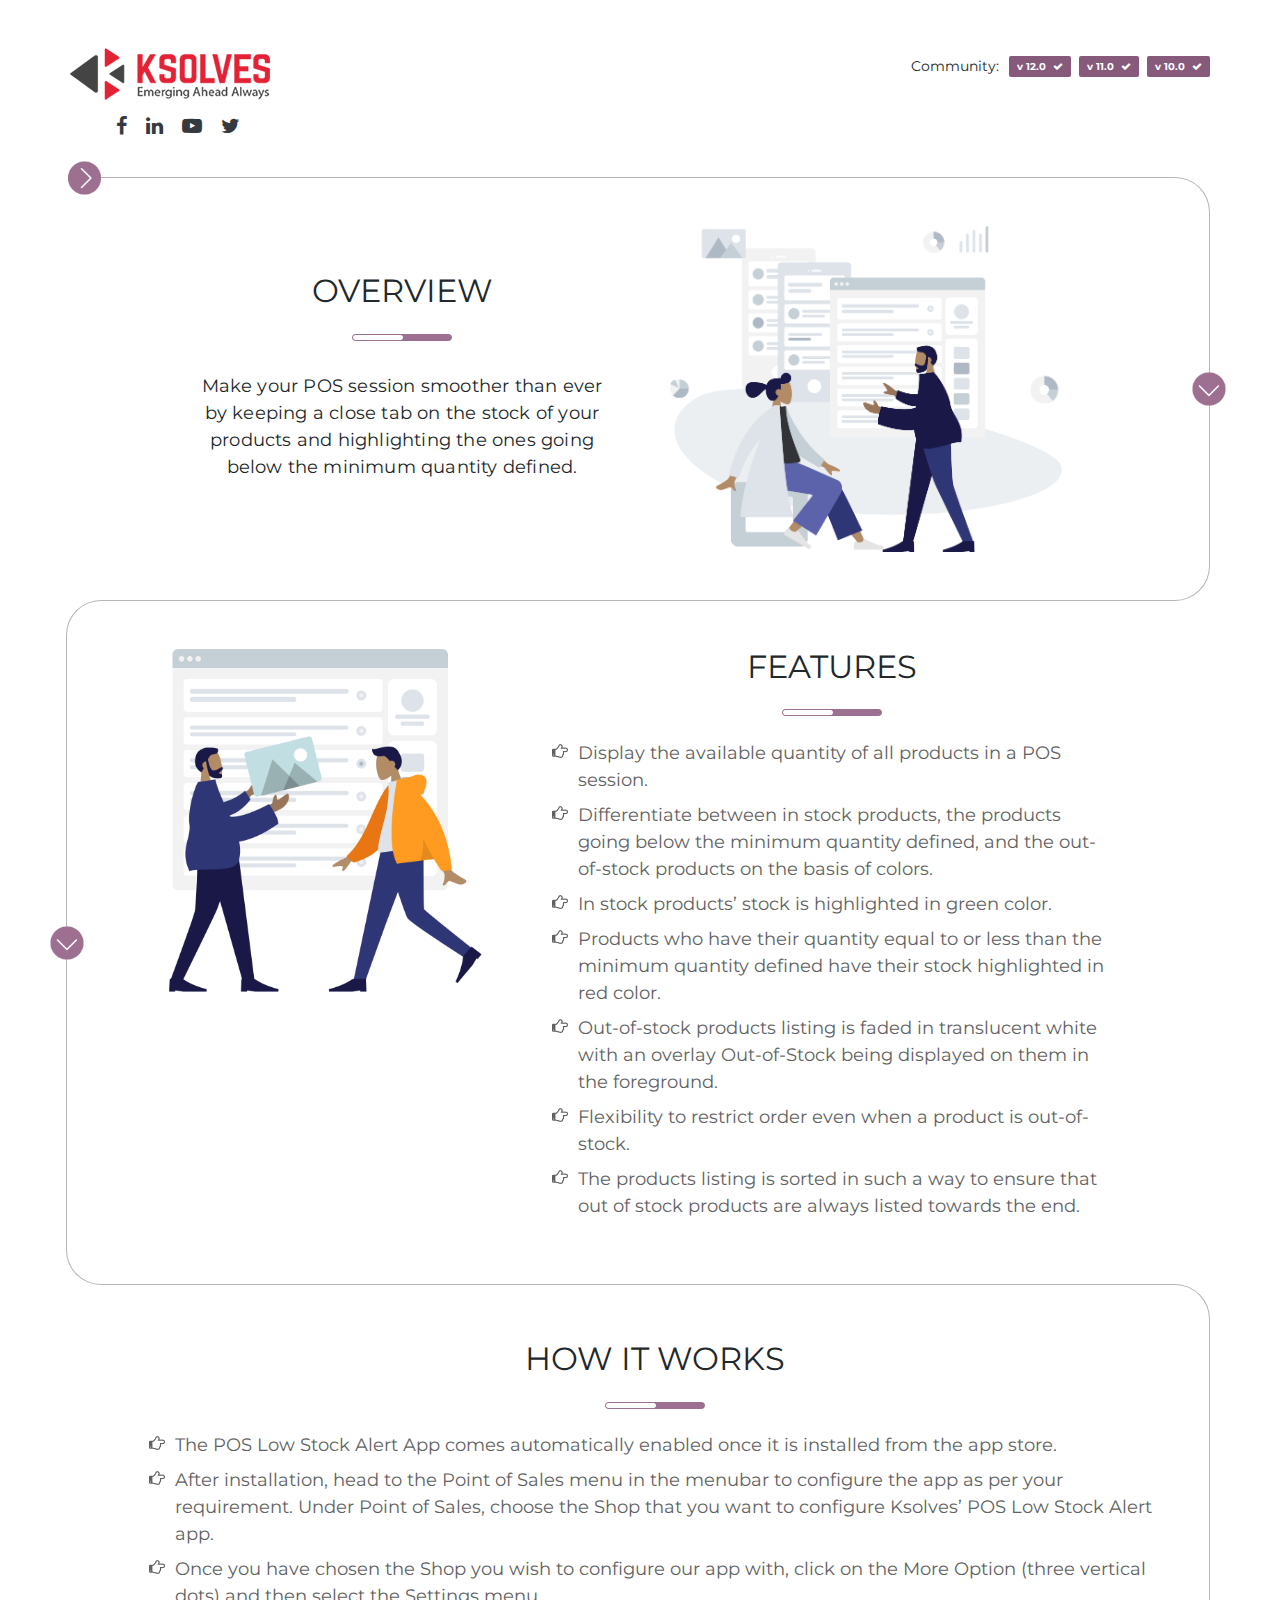
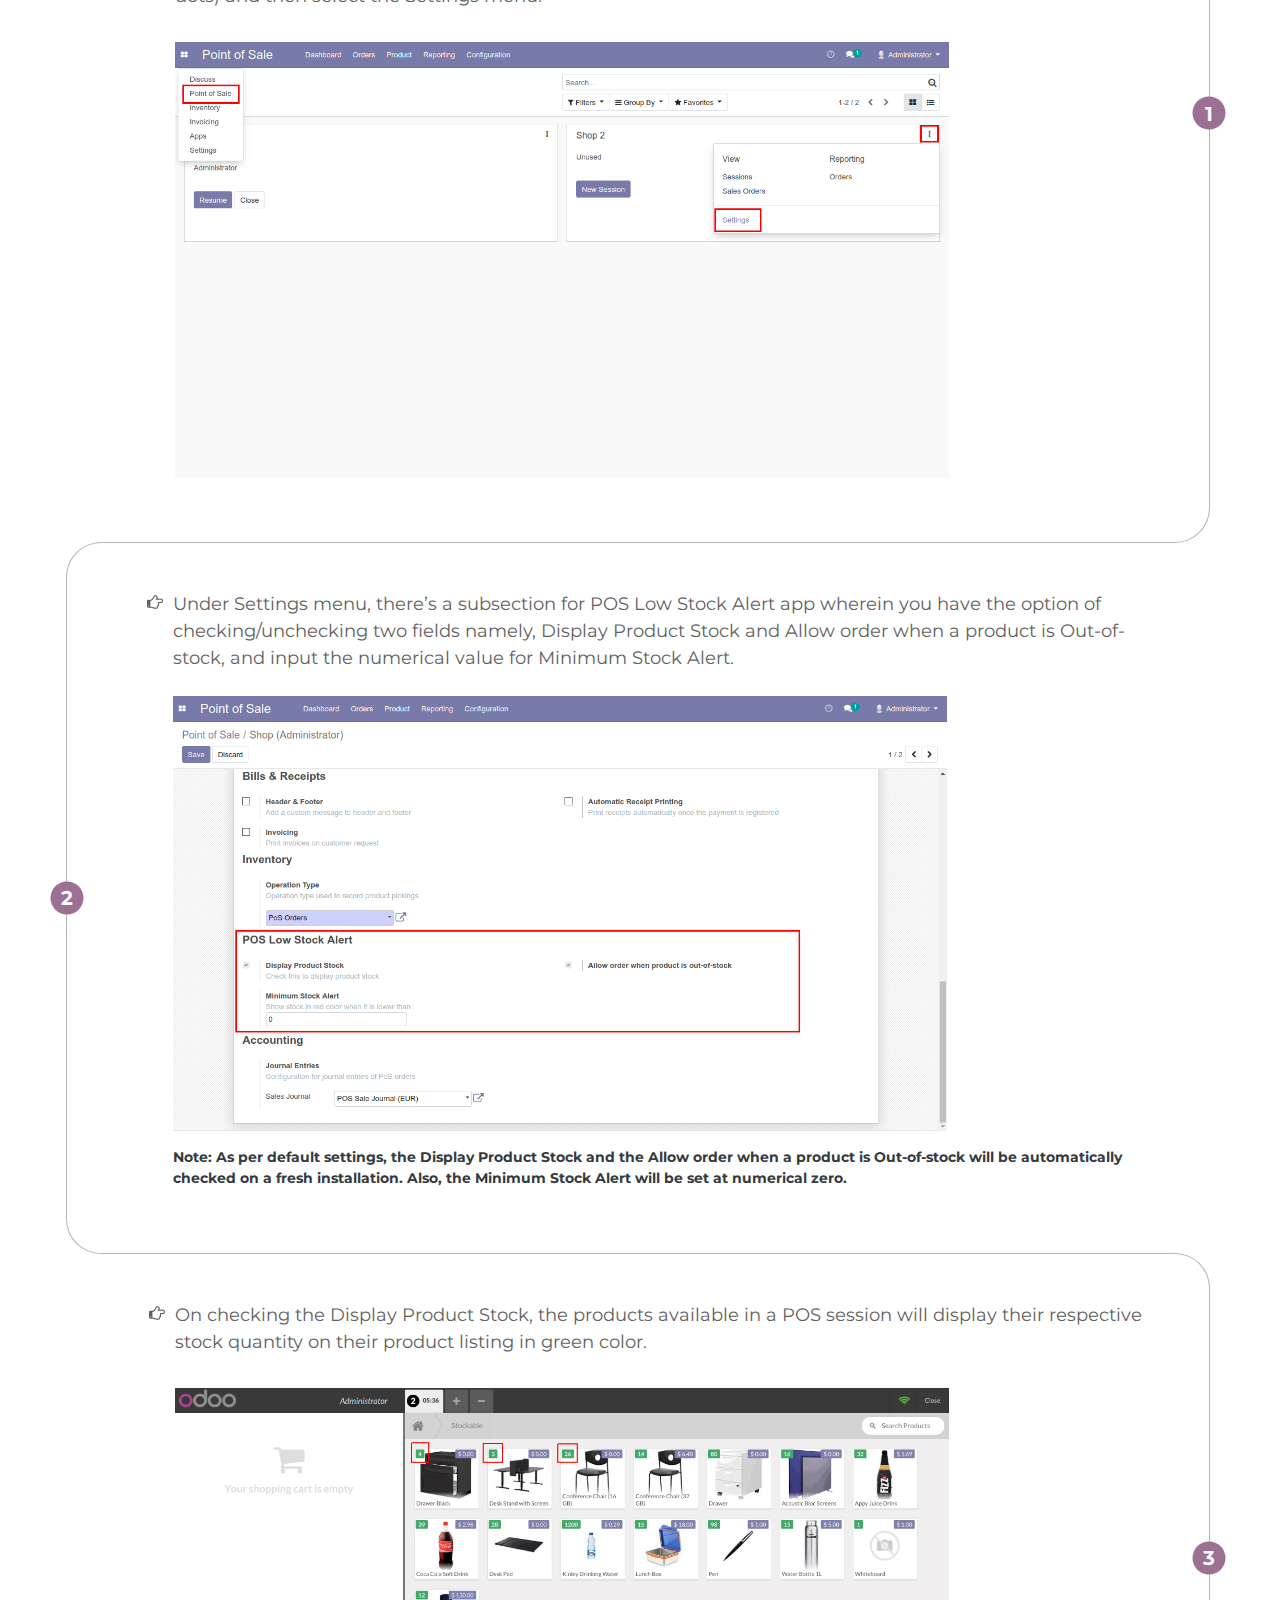
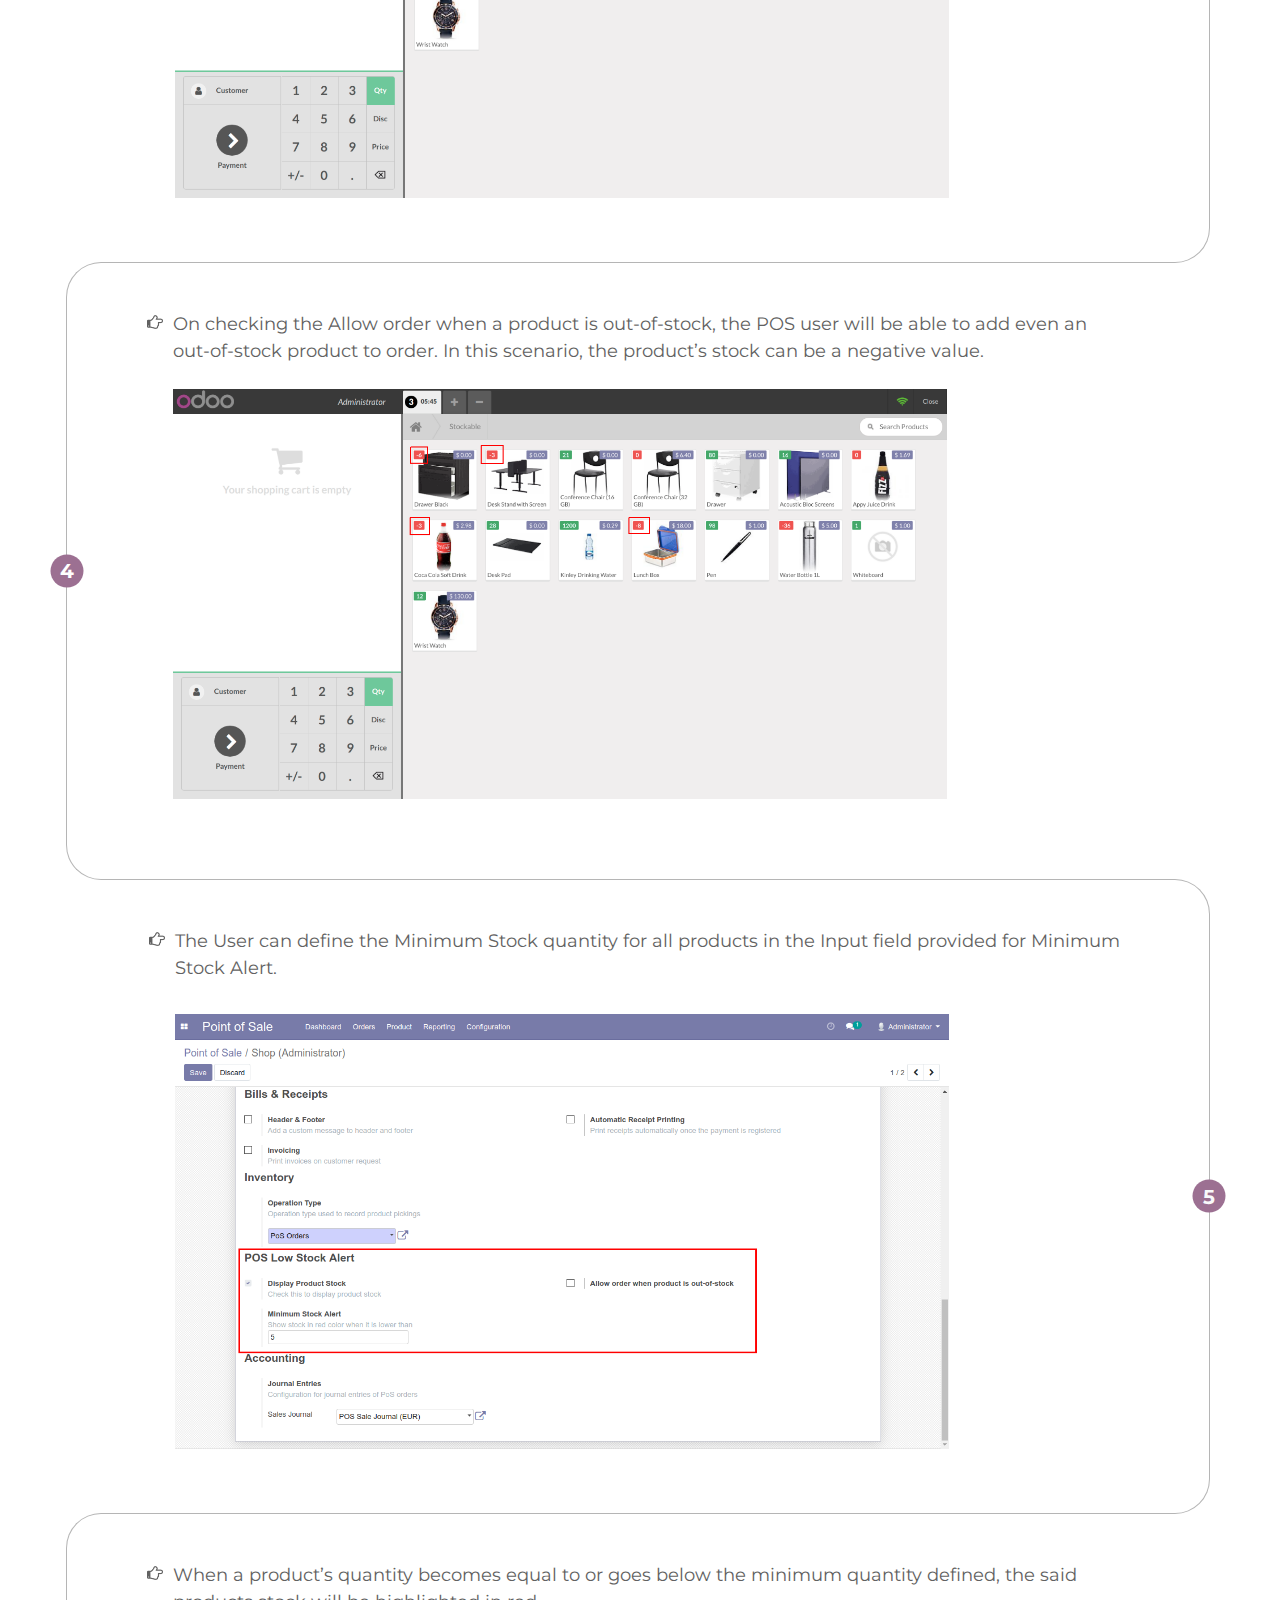
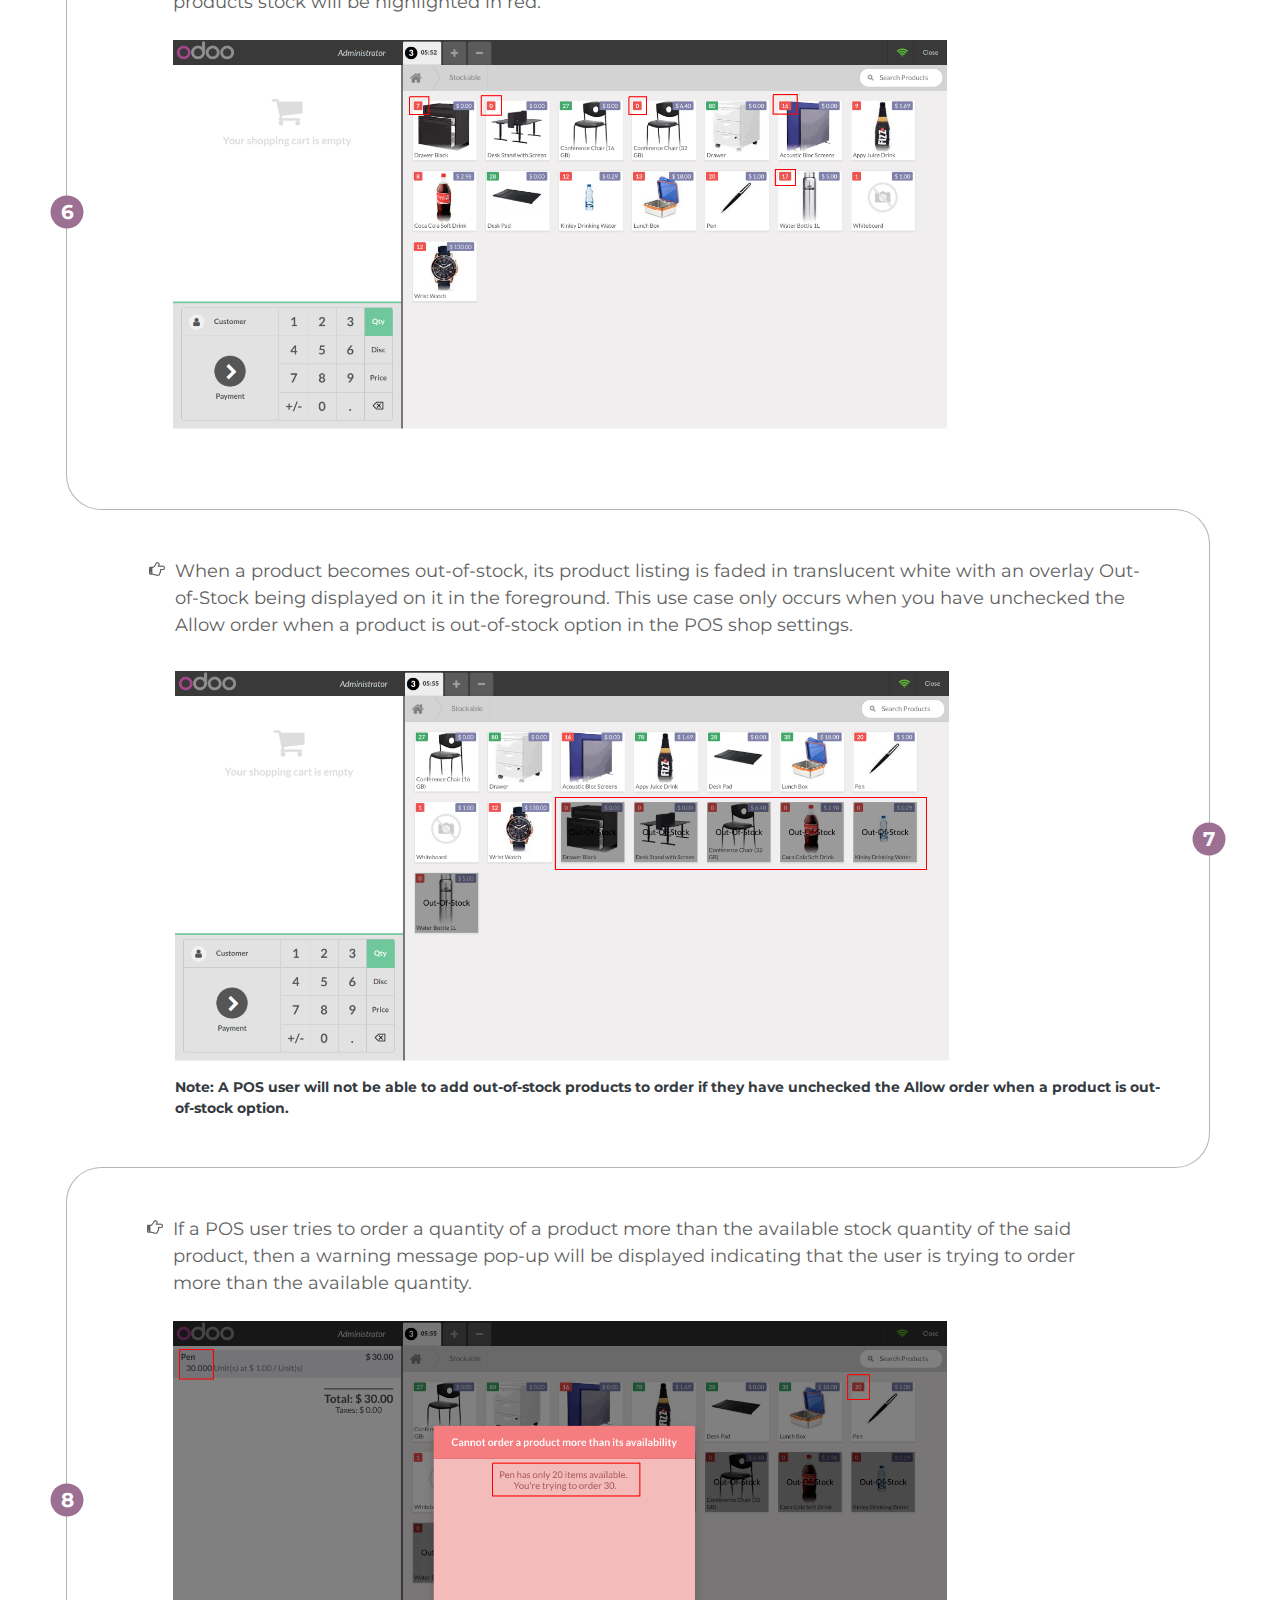
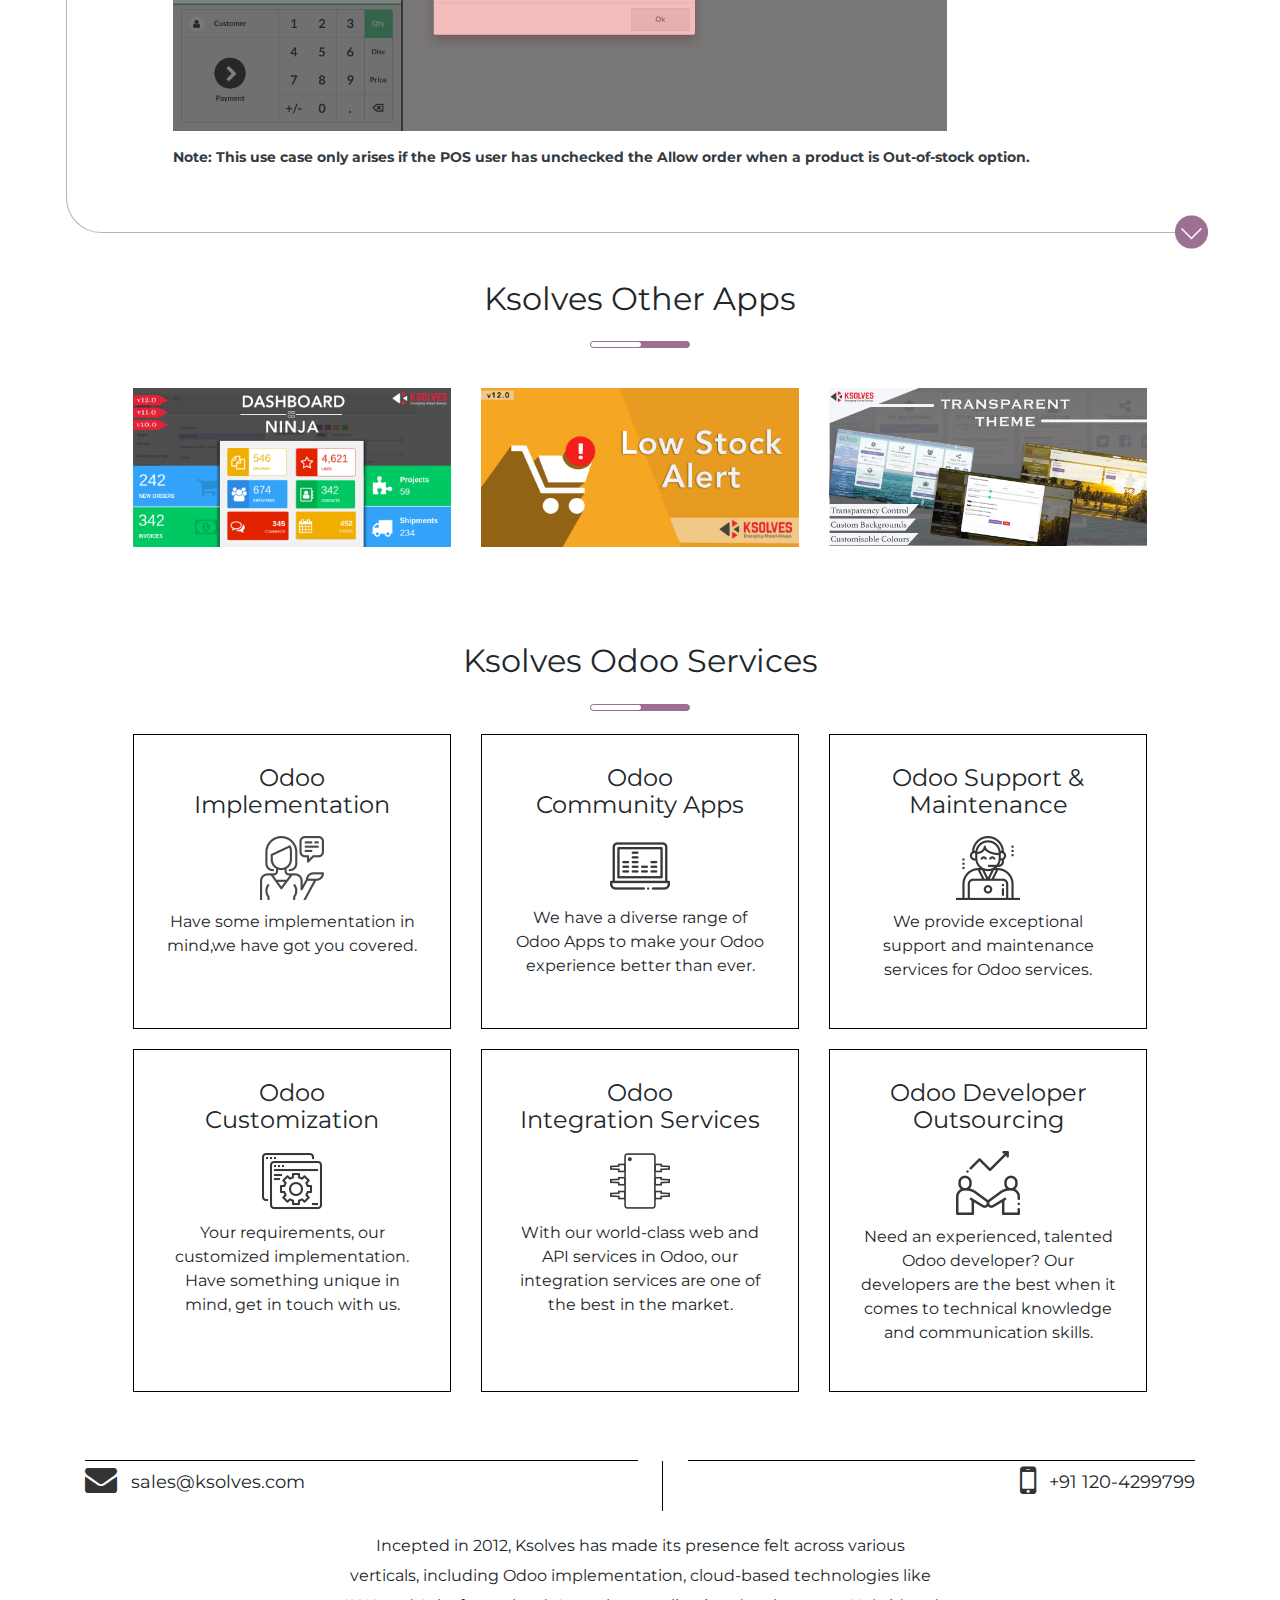
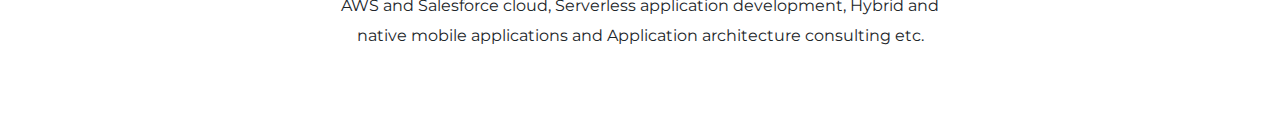
<file: ks_pos_low_stock_alert/static/description/index.html>
<!DOCTYPE html>
<html>

<head>
    <meta charset="utf-8" />
    <meta http-equiv="X-UA-Compatible" content="IE=edge">
    <title>Odoo</title>
    <meta name="viewport" content="width=device-width, initial-scale=1">
    <link rel="stylesheet" href="https://stackpath.bootstrapcdn.com/bootstrap/4.3.1/css/bootstrap.min.css">
    <link href="https://fonts.googleapis.com/css?family=Montserrat" rel="stylesheet">
    <link href="https://stackpath.bootstrapcdn.com/font-awesome/4.7.0/css/font-awesome.min.css" rel="stylesheet"
        integrity="sha384-wvfXpqpZZVQGK6TAh5PVlGOfQNHSoD2xbE+QkPxCAFlNEevoEH3Sl0sibVcOQVnN" crossorigin="anonymous">

</head>
<!-- odoo description page css -->
<style>
    h1,
    h2,
    h3,
    h4,
    h5,
    h6,
    .h1,
    .h2,
    .h3,
    .h4,
    .h5,
    .h6 {
        font-family: "Montserrat", sans-serif;
        font-weight: 400;
        line-height: 1.1;
        color: #21272b;
    }

    ul {
        color: #616161;
    }

    * {
        font-family: "Montserrat", sans-serif;
    }
</style>

<body>
    <!-- Use Odd and even section for repeating sections (on line no. 224 and 275) 
        and ask sukhjinder singh to fix down arrow image on last section
    -->
    <div class="p-md-5" style="padding: 20px">
        <div class="container">
            <!-- Header -->
            <div class="row  mb-sm-4 mb-3 pb-3 justify-content-md-between justify-content-center">

                <div class="text-center mr-5">
                    <a href="http://products.ksolves.com/">
                        <img src="images/ksolves-logo.png" alt="ksolves-logo">
                    </a>
                    <div class="mt-3"
                    style="font-size: 10px;">
                    <a href="https://www.facebook.com/Ksolves.India" class="text-dark ml-3"> <i
                            class="fa fa-facebook fa-2x"></i> </a>
                    <a href="https://www.linkedin.com/company/ksolves" class="text-dark ml-3"> <i
                            class="fa fa-linkedin fa-2x"></i> </a>
                    <a href="https://www.youtube.com/channel/UCplv9V47g9VidekGN6Wp1ew" class="text-dark ml-3"> <i
                            class="fa fa-youtube-play fa-2x"></i> </a>
                    <a href="https://twitter.com/ksolves_india" class="text-dark ml-3"> <i
                            class="fa fa-twitter fa-2x"></i> </a>

                </div>

                </div>
                <div class="mt-md-0 mt-3">
                    <div class="d-flex align-items-center ">
                        <h6 class="mb-0 mt-2" style="font-size: 14px;min-width:90px">Community: </h6>
                       <div class="row mx-0">
                            <span class="text-white ml-2 mt-2" style="padding: .3em .8em;
                                            background-color: #875A7B !important;
                                            font-size: 10px;
                                            border-radius: 2px;">
                            <b> v 12.0 <i class="fa fa-check ml-1 "></i></b>
                        </span>
                        <span class="text-white ml-2 mt-2" style="padding: .3em .8em;
                                            background-color: #875A7B !important;
                                            font-size: 10px;
                                            border-radius: 2px;">
                            <b> v 11.0 <i class="fa fa-check ml-1 "></i></b>
                        </span>
                        <span class="text-white ml-2 mt-2" style="padding: .3em .8em;
                                            background-color: #875A7B !important;
                                            font-size: 10px;
                                            border-radius: 2px;">
                            <b> v 10.0 <i class="fa fa-check ml-1 "></i></b>
                        </span>
                       </div>
                    </div>
                </div>
            </div>


            <!-- Overviww Section  -->
            <div class="row  border-left-0 position-relative align-items-center px-sm-5 py-sm-5 px-1 py-4 ml-3"
                style="border: 1px solid #b5b5b5; border-radius: 35px; border-top-left-radius: 0; border-bottom-left-radius: 0;">

                <img src="images/play.png" alt="ksolves" class="position-absolute"
                    style="top: 0px; width: 33px; left: 0; transform: translateY(-50%) translateX(-100%) !important;">

                <img src="images/play.png" alt="ksolves" class="position-absolute"
                    style="top: 50%;transform: translateY(-50%) translateX(50%) rotate(90deg) !important;width: 33px;right: 0;">

                <div class="col-lg-6 text-center">
                    <h2 class="mb-3">OVERVIEW</h2>

                    <div class="mb-3"><img src="images/line.png" alt=""></div>

                    <p style="font-size: 18px; letter-spacing: 0.2px;" class="px-sm-4 p-2">
                        Make your POS session smoother than ever by keeping a close tab on the stock of your products and highlighting the ones going below the minimum quantity defined.
                    </p>
                </div>

                <div class="col-lg-5">
                    <img src="images/overview.png" alt="Overview Ksolves" class="w-100">
                </div>
            </div>
            <!-- Features Section -->
            <div class="row  position-relative border-right-0 px-sm-5 py-sm-5 px-1 py-4 ml-3"
                style="border: 1px solid #b5b5b5;margin-top: -1px ;transform: translateX(-35px);;border-radius: 35px;border-top-right-radius: 0;border-bottom-right-radius: 0;">

                <img src="images/play.png" alt="ksolves" class="position-absolute"
                    style="top: 50%;transform: translateY(-50%) translateX(-50%) rotate(90deg) !important;width: 33px;left: 0;">

                <div class="col-lg-5 text-center order-lg-0 order-1">
                    <img src="images/features.png" alt="POS Low Stock Alert features" style="width:80%;">
                </div>
                <div class="col-lg-7 order-lg-1 order-0">
                    <h2 class="text-center mb-3">FEATURES</h2>
                    <div class="text-center mb-3">
                        <img src="images/line.png" alt="">
                    </div>
                    <ul class="list-unstyled pl-0" style="font-size:18px;">
                        <li class="d-flex align-items-baseline mb-2">
                            <img src="images/hand.png" alt="hand pointer" style="width:16px;margin-right:10px">
                            <span>Display the available quantity of all products in a POS session.</span>
                        </li>

                        <li class="d-flex align-items-baseline mb-2">
                            <img src="images/hand.png" alt="hand pointer" style="width:16px;margin-right:10px">
                            <span>Differentiate between in stock products, the products going below the minimum quantity defined, and the out-of-stock products on the basis of colors.</span>
                        </li>
                        <li class="d-flex align-items-baseline mb-2">
                            <img src="images/hand.png" alt="hand pointer" style="width:16px;margin-right:10px">
                            <span>In stock products’ stock is highlighted in green color.</span>
                        </li>
                        <li class="d-flex align-items-baseline mb-2">
                            <img src="images/hand.png" alt="hand pointer" style="width:16px;margin-right:10px">
                            <span>Products who have their quantity equal to or less than the minimum quantity defined have their stock highlighted in red color.</span>
                        </li>
                        <li class="d-flex align-items-baseline mb-2">
                            <img src="images/hand.png" alt="hand pointer" style="width:16px;margin-right:10px">
                            <span>Out-of-stock products listing is faded in translucent white with an overlay Out-of-Stock being displayed on them in the foreground.</span>
                        </li>
                        <li class="d-flex align-items-baseline mb-2">
                            <img src="images/hand.png" alt="hand pointer" style="width:16px;margin-right:10px">
                            <span>Flexibility to restrict order even when a product is out-of-stock.</span>
                        </li>
                        <li class="d-flex align-items-baseline mb-2">
                            <img src="images/hand.png" alt="hand pointer" style="width:16px;margin-right:10px">
                            <span>The products listing is sorted in such a way to ensure that out of stock products are always listed towards the end.</span>
                        </li>
                    </ul>
                </div>
            </div>
            <!-- How it Works -->
            <div class="row border-left-0 align-items-center position-relative px-sm-5 py-sm-5 px-1 py-4 ml-3"
                style="border: 1px solid #b5b5b5;border-radius: 35px;border-top-left-radius: 0;border-bottom-left-radius: 0;margin-top: -1px;">
                <div class="position-absolute font-weight-bold d-flex align-items-center justify-content-center text-light"
                    style="top: 50%;transform: translateY(-50%) translateX(50%) !important;right: 0;background: #9c7092;width: 33px;height: 33px;border-radius: 50%;font-size: 20px;
                        ">
                    1
                </div>

                <div class="ml-sm-0" style="margin-left: -20px;">
                    <h2 class="text-center w-100 mb-3 mt-2">HOW IT WORKS</h2>
                    <div class="text-center w-100 mb-3"><img src="images/line.png" alt=""></div>
                    <div>
                        <ul class="list-unstyled pl-0" style="font-size:18px;">
                            <li class="d-flex align-items-baseline mb-2">
                                <img src="images/hand.png" alt="hand pointer" style="width:16px;margin-right:10px">
                                <span>The POS Low Stock Alert App comes automatically enabled once it is installed from the app store. </span>
                            </li>
                            <li class="d-flex align-items-baseline mb-2">
                                <img src="images/hand.png" alt="hand pointer" style="width:16px;margin-right:10px">
                                <span>After installation, head to the Point of Sales menu in the menubar to configure the app as per your requirement. Under Point of Sales, choose the Shop that you want to configure Ksolves’ POS Low Stock Alert app.</span>
                            </li>
                            <li class="d-flex align-items-baseline mb-2">
                                <img src="images/hand.png" alt="hand pointer" style="width:16px;margin-right:10px">
                                <span>Once you have chosen the Shop you wish to configure our app with, click on the More Option (three vertical dots) and then select the Settings menu.</span>
                            </li>
                        </ul>
                        <img src="images/app_screen/1.png" alt="POS Dashboard" class="w-100 my-3"
                            style="padding-left: 26px;max-width: 800px;">
                    </div>
                </div>
            </div>
            <!-- Odd Section-->
            <div class="row border-right-0 position-relative px-sm-5 py-sm-5 px-1 py-4 ml-3"
                style="border: 1px solid #b5b5b5;transform: translateX(-35px);border-radius: 35px;border-top-right-radius: 0;border-bottom-right-radius: 0;margin-top: -1px;">

                <div class="position-absolute rounded-circle text-white font-weight-bold d-flex align-items-center justify-content-center"
                    style="top: 50%;transform: translateY(-50%) translateX(-50%) !important;left: 0;background: #9c7092;width: 33px;height: 33px;font-size: 20px;">
                    2
                </div>

                <div class="pl-sm-4 ml-sm-2 pl-3">
                    <ul class="list-unstyled pl-0" style="font-size:18px;">
                        <li class="d-flex align-items-baseline mb-2">
                            <img src="images/hand.png" alt="hand pointer" style="width:16px;margin-right:10px">
                            <span>Under Settings menu, there’s a subsection for POS Low Stock Alert app wherein you have the option of checking/unchecking two fields namely,
                                Display Product Stock and Allow order when a product is Out-of-stock, and input the numerical value for Minimum Stock Alert.
                            </span>
                        </li>
                        <img src="images/app_screen/2.png" alt="POS Settings" class="w-100 my-3"
                            style="padding-left: 26px;max-width: 800px;">
                        <div class="font-weight-bold text-dark" style="font-size: 14px;margin-left: 26px;">Note: As per default settings, the Display Product Stock and the Allow order when a product is Out-of-stock will be automatically checked on a fresh installation.
                            Also, the Minimum Stock Alert will be set at numerical zero.</div>
                    </ul>
                </div>

            </div>
            <!-- Even Section-->
            <div class="row align-items-center position-relative border-left-0 px-sm-5 py-sm-5 px-1 py-4 ml-3" style="border: 1px solid #b5b5b5;border-radius: 35px;border-top-left-radius: 0;border-bottom-left-radius: 0;margin-top: -1px;
                ">
                <div class="position-absolute rounded-circle text-light font-weight-bold d-flex justify-content-center align-items-center"
                    style="top: 50%;transform: translateY(-50%) translateX(50%) !important;right: 0;background: #9c7092;width: 33px;height: 33px;font-size: 20px;">
                    3
                </div>

                <div class="ml-sm-0" style="margin-left: -18px">
                    <ul class="list-unstyled pl-0" style="font-size:18px;">
                        <li class="d-flex align-items-baseline mb-2">
                            <img src="images/hand.png" alt="hand pointer" style="width:16px;margin-right:10px">
                            <span>On checking the Display Product Stock, the products available in a POS session will display their respective stock quantity on their product listing in green color.</span>
                        </li>
                    </ul>
                    <img src="images/app_screen/3.png" alt="Available Products" class="w-100 my-3"
                        style="padding-left: 26px;max-width: 800px;">
                </div>
            </div>
            <!-- Odd Section-->
            <div class="row border-right-0 position-relative px-sm-5 py-sm-5 px-1 py-4 ml-3"
                style="border: 1px solid #b5b5b5;transform: translateX(-35px);border-radius: 35px;border-top-right-radius: 0;border-bottom-right-radius: 0;margin-top: -1px;">
                <div class="position-absolute rounded-circle text-white font-weight-bold d-flex align-items-center justify-content-center"
                    style="top: 50%;transform: translateY(-50%) translateX(-50%) !important;left: 0;background: #9c7092;width: 33px;height: 33px;font-size: 20px;">
                    4
                </div>

                <div class="pl-sm-4 ml-sm-2 pl-3">
                    <ul class="list-unstyled pl-0" style="font-size:18px;">
                        <li class="d-flex align-items-baseline mb-2">
                            <img src="images/hand.png" alt="hand pointer" style="width:16px;margin-right:10px">
                            <span>On checking the Allow order when a product is out-of-stock, the POS user will be able to add even an out-of-stock product to order. In this scenario, the product’s stock can be a negative value.
                            </span>
                        </li>
                        <img src="images/app_screen/4.png" alt="Negative Quantity Products" class="w-100 my-3"
                            style="padding-left: 26px;max-width: 800px;">
                    </ul>
                </div>
            </div>
            <!-- Even Section-->
            <div class="row align-items-center position-relative border-left-0 px-sm-5 py-sm-5 px-1 py-4 ml-3" style="border: 1px solid #b5b5b5;border-radius: 35px;border-top-left-radius: 0;border-bottom-left-radius: 0;margin-top: -1px;
                ">
                <div class="position-absolute rounded-circle text-light font-weight-bold d-flex justify-content-center align-items-center"
                    style="top: 50%;transform: translateY(-50%) translateX(50%) !important;right: 0;background: #9c7092;width: 33px;height: 33px;font-size: 20px;">
                    5
                </div>

                <div class="ml-sm-0" style="margin-left: -18px">
                    <ul class="list-unstyled pl-0" style="font-size:18px;">
                        <li class="d-flex align-items-baseline mb-2">
                            <img src="images/hand.png" alt="hand pointer" style="width:16px;margin-right:10px">
                            <span>The User can define the Minimum Stock quantity for all products in the Input field provided for Minimum Stock Alert.</span>
                        </li>
                    </ul>
                    <img src="images/app_screen/5.png" alt="POS Settings" class="w-100 my-3"
                        style="padding-left: 26px;max-width: 800px;">
                </div>
            </div>
            <!-- Odd Section-->
            <div class="row border-right-0 position-relative px-sm-5 py-sm-5 px-1 py-4 ml-3"
                style="border: 1px solid #b5b5b5;transform: translateX(-35px);border-radius: 35px;border-top-right-radius: 0;border-bottom-right-radius: 0;margin-top: -1px;">
                <div class="position-absolute rounded-circle text-white font-weight-bold d-flex align-items-center justify-content-center"
                    style="top: 50%;transform: translateY(-50%) translateX(-50%) !important;left: 0;background: #9c7092;width: 33px;height: 33px;font-size: 20px;">
                    6
                </div>

                <div class="pl-sm-4 ml-sm-2 pl-3">
                    <ul class="list-unstyled pl-0" style="font-size:18px;">
                        <li class="d-flex align-items-baseline mb-2">
                            <img src="images/hand.png" alt="hand pointer" style="width:16px;margin-right:10px">
                            <span>When a product’s quantity becomes equal to or goes below the minimum quantity defined, the said products stock will be highlighted in red.
                            </span>
                        </li>
                        <img src="images/app_screen/6.png" alt="Unavailable Products" class="w-100 my-3"
                            style="padding-left: 26px;max-width: 800px;">
                    </ul>
                </div>
            </div>
            <!-- Even Section-->
            <div class="row align-items-center position-relative border-left-0 px-sm-5 py-sm-5 px-1 py-4 ml-3" style="border: 1px solid #b5b5b5;border-radius: 35px;border-top-left-radius: 0;border-bottom-left-radius: 0;margin-top: -1px;
                ">
                <div class="position-absolute rounded-circle text-light font-weight-bold d-flex justify-content-center align-items-center"
                    style="top: 50%;transform: translateY(-50%) translateX(50%) !important;right: 0;background: #9c7092;width: 33px;height: 33px;font-size: 20px;">
                    7
                </div>
                <div class="ml-sm-0" style="margin-left: -18px">
                    <ul class="list-unstyled pl-0" style="font-size:18px;">
                        <li class="d-flex align-items-baseline mb-2">
                            <img src="images/hand.png" alt="hand pointer" style="width:16px;margin-right:10px">
                            <span>When a product becomes out-of-stock, its product listing is faded in translucent white with an overlay Out-of-Stock being displayed on it in the foreground.
                                This use case only occurs when you have unchecked the Allow order when a product is out-of-stock option in the POS shop settings.</span>
                        </li>
                    </ul>
                    <img src="images/app_screen/7.png" alt="Out of Stock" class="w-100 my-3"
                        style="padding-left: 26px;max-width: 800px;">
                    <div class="font-weight-bold text-dark" style="font-size: 14px;margin-left: 26px;">Note: A POS user will not be able to add out-of-stock products to order if they have unchecked the Allow order when a product is out-of-stock option.</div>
                </div>
            </div>
            <!-- Odd Section-->
            <div class="row border-right-0 position-relative px-sm-5 py-sm-5 px-1 py-4 ml-3"
                style="border: 1px solid #b5b5b5;transform: translateX(-35px);border-radius: 35px;border-top-right-radius: 0;border-bottom-right-radius: 0;margin-top: -1px;">
                <div class="position-absolute rounded-circle text-white font-weight-bold d-flex align-items-center justify-content-center"
                    style="top: 50%;transform: translateY(-50%) translateX(-50%) !important;left: 0;background: #9c7092;width: 33px;height: 33px;font-size: 20px;">
                    8
                </div>
                <div class="pl-sm-4 ml-sm-2 pl-3">
                    <ul class="list-unstyled pl-0" style="font-size:18px;">
                        <li class="d-flex align-items-baseline mb-2">
                            <img src="images/hand.png" alt="hand pointer" style="width:16px;margin-right:10px">
                            <span>If a POS user tries to order a quantity of a product more than the available stock quantity of the said product, then a warning message pop-up will be displayed indicating that the user is trying to order more than the available quantity.
                            </span>
                        </li>
                        <img src="images/app_screen/8.png" alt="Popup" class="w-100 my-3"
                            style="padding-left: 26px;max-width: 800px;">
                        <div class="font-weight-bold text-dark" style="font-size: 14px;margin-left: 26px;">Note: This use case only arises if the POS user has unchecked the Allow order when a product is Out-of-stock option.</div>
                    </ul>
                    <img src="images/play.png" alt="arrow" class="position-absolute" style="bottom: 0px; width: 33px; right: 0; transform: translateY(50%) translateX(100%) rotate(90deg) !important;">
                </div>
            </div>

            <!-- Popular Apps -->
            <div class="row px-sm-5 py-sm-5 px-1 py-4">
                <h2 class="w-100 text-center mb-3">Ksolves Other Apps</h2>
                <div class="text-center w-100 mb-3">
                    <img src="images/line.png" alt="ksolves">
                </div>
                <div class="col-sm-4 mt-3">
                    <a href="https://apps.odoo.com/apps/modules/12.0/ks_dashboard_ninja/" class="d-block"
                        target="_blank">
                        <img src="images/dn.jpg" alt="Dashboard Ninja" class="w-100">
                    </a>
                </div>
                <div class="col-sm-4 mt-3">
                    <a href="https://apps.odoo.com/apps/modules/12.0/ks_low_stock_alert/" class="d-block" target="_blank">
                        <img src="images/lsa.jpeg" alt="Low stock alert" class="w-100">
                    </a>
                </div>
                <div class="col-sm-4 mt-3">
                    <a href="https://apps.odoo.com/apps/themes/12.0/dynamic_transparent_theme/" class="d-block"
                        target="_blank">
                        <img src="images/tt.jpg" alt="Transparent Theme" class="w-100">
                    </a>
                </div>

            </div>

            <!-- Ksolves Odoo Services -->
            <div class="row px-sm-5 py-sm-5 px-1 py-4">
                <h2 class="w-100 text-center mb-3">Ksolves Odoo Services</h2>
                <div class="text-center w-100 mb-3">
                    <img src="images/line.png" alt="ksolves">
                </div>
                <div class="col-sm-6 col-lg-4" style="margin-bottom: 20px;">
                    <div style="border: 1px solid black; ;padding: 30px;" class="text-center h-100">
                        <h4>
                            Odoo <br />Implementation
                        </h4>
                        <img src="images/support.png" alt="support" style="margin:10px;">
                        <p>
                            Have some implementation in mind,we have got you covered.
                        </p>
                    </div>
                </div>
                <div class="col-sm-6 col-lg-4" style="margin-bottom: 20px;">
                    <div class="text-center h-100" style="border: 1px solid black; ;padding: 30px;">
                        <h4>
                            Odoo <br />Community Apps
                        </h4>
                        <img src="images/apps.png" alt="support" style="margin:10px;">

                        <p>
                            We have a diverse range of Odoo Apps to make your Odoo experience better than ever.
                        </p>
                    </div>
                </div>
                <div class="col-sm-6 col-lg-4" style="margin-bottom: 20px;">
                    <div class="text-center h-100" style="border: 1px solid black; ;padding: 30px;">
                        <h4>
                            Odoo Support & Maintenance
                        </h4>
                        <img src="images/support2.png" alt="support" style="margin:10px;">

                        <p>
                            We provide exceptional support and maintenance services for Odoo services.

                        </p>
                    </div>
                </div>
                <div class="col-sm-6 col-lg-4" style="margin-bottom: 20px;">
                    <div class="text-center h-100" style="border: 1px solid black; ;padding: 30px;">
                        <h4>
                            Odoo <br />Customization
                        </h4>
                        <img src="images/custom.png" alt="support" style="margin:10px;">

                        <p>
                            Your requirements, our customized implementation. Have something unique in mind, get in
                            touch with us.

                        </p>
                    </div>
                </div>
                <div class="col-sm-6 col-lg-4" style="margin-bottom: 20px;">
                    <div class="text-center h-100" style="border: 1px solid black; ;padding: 30px;">
                        <h4>
                            Odoo <br />Integration Services
                        </h4>
                        <img src="images/integrated.png" alt="support" style="margin:10px;">

                        <p>
                            With our world-class web and API services in Odoo, our integration services are one of the
                            best in the market.
                        </p>
                    </div>
                </div>
                <div class="col-sm-6 col-lg-4" style="margin-bottom: 20px;">
                    <div class="text-center h-100" style="border: 1px solid black; ;padding: 30px;">
                        <h4>
                            Odoo Developer Outsourcing
                        </h4>
                        <img src="images/develop.png" alt="support" style="margin:10px;">

                        <p>
                            Need an experienced, talented Odoo developer? Our developers are the best when it comes to
                            technical knowledge and communication skills.
                        </p>
                    </div>
                </div>

            </div>
            <!-- Ksolves Footer -->
            <div>
                <div class="row mx-0 justify-content-sm-between justify-content-center"
                    style="border-top: 1px solid black;">
                    <div class="mb-sm-0 mb-3">
                        <i class="fa fa-envelope fa-2x" style="
                                                            margin-right: 10px;
                                                            color: #333;
                                                            transform: translateY(3px);"></i>
                        <span style="font-size: 18px;">sales@ksolves.com</span>
                    </div>
                    <div class="d-none d-sm-block">
                        <div class="bg-white" style="width: 50px;height: 1px;margin-top: -1px"></div>
                        <div style="border-right: 1px solid black;height: 50px;transform: translateX(-50%);">
                        </div>
                    </div>
                    <div>
                        <i class="fa fa-mobile fa-2x"
                            style="margin-right: 10px;color: #333;transform: translateY(4px) scale(1.2);"></i>
                        <span style="font-size: 18px;">+91 120-4299799‬</span>
                    </div>
                </div>
                <div class="m-auto" style="max-width: 600px;">

                    <p style="line-height: 30px;text-align: center;margin-top: 20px;">
                        Incepted in 2012, Ksolves has made its presence felt across various verticals, including Odoo
                        implementation, cloud-based technologies like AWS and Salesforce cloud, Serverless application
                        development, Hybrid and native mobile applications and Application architecture consulting etc.
                    </p>

                </div>
            </div>

            <!-- container End -->
        </div>
    </div>
</body>

</html>
</file>
